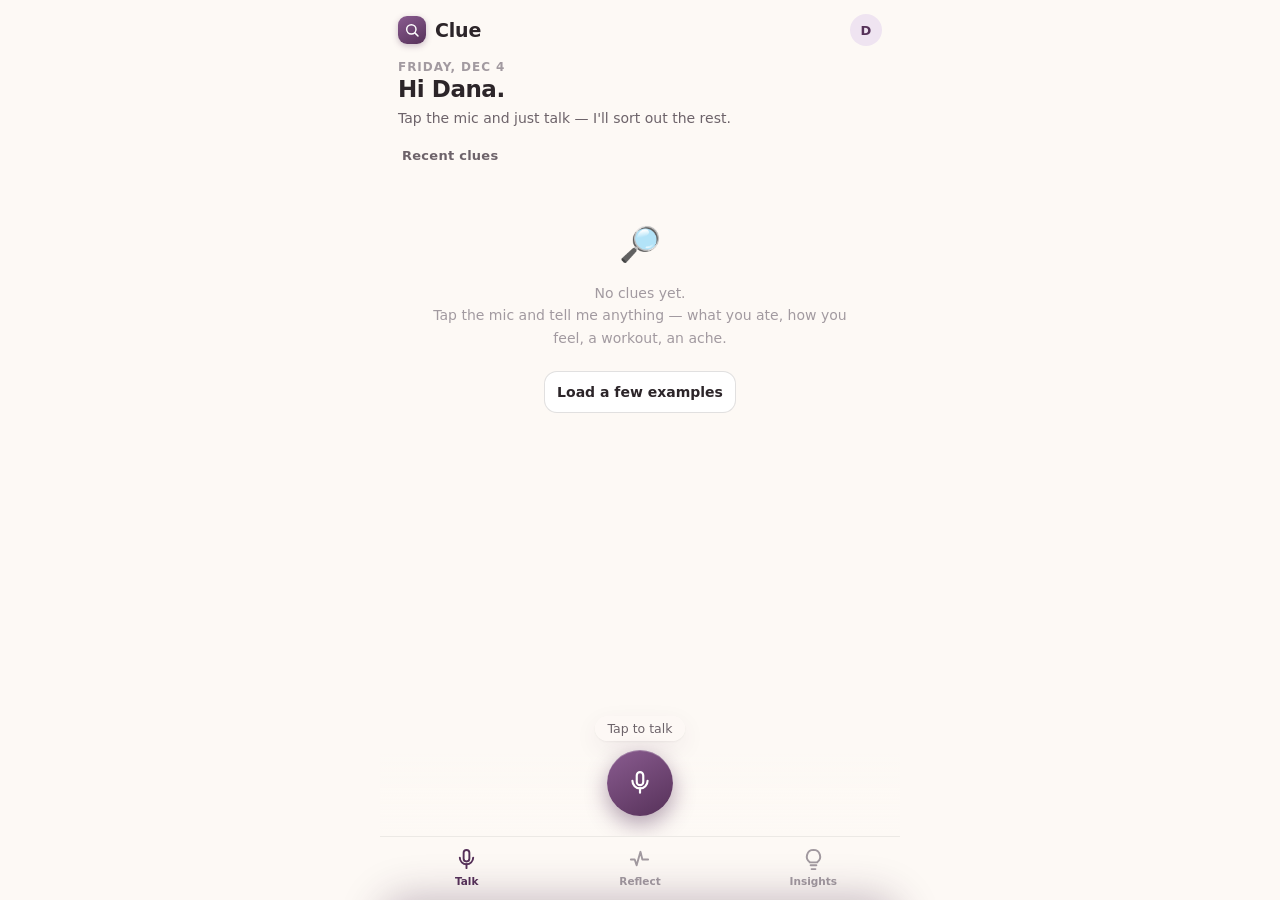
<file: index.html>
<!DOCTYPE html>
<html lang="en">
<head>
<meta charset="UTF-8">
<meta name="viewport" content="width=device-width, initial-scale=1.0, viewport-fit=cover, maximum-scale=1">
<meta name="theme-color" content="#fdf9f5">
<meta name="apple-mobile-web-app-capable" content="yes">
<meta name="apple-mobile-web-app-status-bar-style" content="default">
<meta name="apple-mobile-web-app-title" content="Clue">
<title>Clue</title>
<link rel="manifest" href="[data-uri]">
<link rel="apple-touch-icon" href="[data-uri]">
<link rel="icon" href="[data-uri]">
<style>
:root{
  --plum:#6d4574;--plum-deep:#563159;--plum-soft:#8a5c90;
  --plum-tint:#efe4f1;--plum-tint-2:#e3d0e6;
  --cream:#f7efe8;--surface:#fdf9f5;--card:#ffffff;
  --ink:#2c2529;--ink-2:#6d636a;--muted:#a29aa0;
  --border:rgba(44,37,41,0.08);--border-strong:rgba(44,37,41,0.14);
  --good:#2e8b57;--warn:#c98a2b;--danger:#9c463a;
  --shadow:0 1px 2px rgba(44,37,41,.05),0 8px 24px rgba(86,49,89,.07);
  --font:system-ui,-apple-system,"Segoe UI",sans-serif;
}
*{box-sizing:border-box;margin:0;padding:0}
html{height:100%}
body{
  font-family:var(--font);background:var(--surface);color:var(--ink);
  min-height:100%;-webkit-font-smoothing:antialiased;overscroll-behavior-y:contain;
  padding-bottom:env(safe-area-inset-bottom);
}
button{font-family:var(--font)}
.app{max-width:520px;margin:0 auto;min-height:100vh;position:relative;display:flex;flex-direction:column}

/* views */
.view{flex:1;display:none;flex-direction:column;padding-bottom:96px}
.view.active{display:flex}
.pad{padding:6px 18px 24px}

.app-head{display:flex;align-items:center;justify-content:space-between;padding:14px 18px 8px;position:sticky;top:0;background:linear-gradient(var(--surface) 70%,transparent);z-index:6}
.app-head.solid{background:var(--surface)}
.brand{display:flex;align-items:center;gap:9px}
.brand .mark{width:28px;height:28px;border-radius:9px;background:linear-gradient(150deg,var(--plum-soft),var(--plum-deep));display:flex;align-items:center;justify-content:center;box-shadow:0 2px 6px rgba(86,49,89,.3)}
.brand .mark svg{width:16px;height:16px}
.brand h1{font-size:19px;font-weight:700;letter-spacing:-.01em}
.avatar{width:32px;height:32px;border-radius:50%;background:var(--plum-tint);color:var(--plum-deep);display:flex;align-items:center;justify-content:center;font-weight:700;font-size:13px;border:none;cursor:pointer}
.iconbtn{width:36px;height:36px;border-radius:12px;border:1px solid var(--border);background:var(--card);display:flex;align-items:center;justify-content:center;cursor:pointer;box-shadow:var(--shadow)}
.iconbtn svg{width:18px;height:18px}

.kicker{font-size:12px;letter-spacing:.08em;text-transform:uppercase;color:var(--muted);font-weight:600;margin-bottom:2px}
.greet{font-size:23px;font-weight:700;letter-spacing:-.02em;line-height:1.2}
.greet .sub{display:block;font-size:14px;font-weight:500;color:var(--ink-2);margin-top:6px;letter-spacing:0}
.section-title{font-size:13px;font-weight:700;color:var(--ink-2);margin:22px 4px 10px;letter-spacing:.02em;display:flex;align-items:center;justify-content:space-between}
.section-title span.count{color:var(--muted);font-weight:600}

/* clues */
.clue{display:flex;gap:12px;padding:12px 14px;background:var(--card);border:1px solid var(--border);border-radius:16px;box-shadow:var(--shadow);margin-bottom:9px;animation:pop .25s ease}
@keyframes pop{from{opacity:0;transform:translateY(6px)}to{opacity:1;transform:none}}
.clue .ic{width:34px;height:34px;border-radius:11px;flex:none;display:flex;align-items:center;justify-content:center;font-size:16px}
.ic.food{background:#eaf3ec}.ic.symptom{background:#fbe9e6}.ic.activity{background:#eae7f5}.ic.energy{background:#fbf1e0}.ic.sleep{background:#eef0f2}.ic.note{background:#eef0f2}.ic.other{background:#eef0f2}
.clue .body{flex:1;min-width:0}
.clue .txt{font-size:14.5px;line-height:1.35;color:var(--ink);font-weight:500;word-wrap:break-word}
.clue .meta{display:flex;gap:8px;align-items:center;margin-top:5px;flex-wrap:wrap}
.tag{font-size:11px;font-weight:600;padding:2px 8px;border-radius:20px;text-transform:capitalize}
.tag.food{background:#e7f1ea;color:#356848}.tag.symptom{background:#f8e4e1;color:#9c463a}.tag.activity{background:#e6e2f2;color:#4a3d78}.tag.energy{background:#f7ecda;color:#8a651f}.tag.sleep,.tag.note,.tag.other{background:#ecedf0;color:#5a5560}
.clue .time{font-size:12px;color:var(--muted);font-weight:500}
.clue.flagged{border-color:var(--plum-tint-2);box-shadow:0 0 0 1px var(--plum-tint-2),var(--shadow)}
.flagnote{margin-top:8px;font-size:12.5px;color:var(--plum-deep);background:var(--plum-tint);padding:8px 10px;border-radius:11px;display:flex;gap:7px;align-items:flex-start;line-height:1.35}
.flagnote svg{width:14px;height:14px;flex:none;margin-top:1px}
.clue .del{margin-left:auto;background:none;border:none;color:var(--muted);cursor:pointer;font-size:16px;padding:0 2px;align-self:flex-start;line-height:1}

.empty{text-align:center;color:var(--muted);padding:44px 24px;font-size:14px;line-height:1.6}
.empty .big{font-size:34px;margin-bottom:10px}

/* capture dock */
.dock-fade{position:fixed;left:0;right:0;bottom:0;height:150px;z-index:8;pointer-events:none;background:linear-gradient(to top,var(--surface) 46%,rgba(253,249,245,.7) 76%,rgba(253,249,245,0));max-width:520px;margin:0 auto}
.dock{position:fixed;left:0;right:0;bottom:84px;display:flex;justify-content:center;z-index:12;pointer-events:none;max-width:520px;margin:0 auto}
.mic-wrap{pointer-events:auto;display:flex;flex-direction:column;align-items:center;gap:9px}
.mic-hint{font-size:12.5px;color:var(--ink-2);background:rgba(253,249,245,.86);padding:5px 13px;border-radius:20px;box-shadow:var(--shadow);font-weight:500}
.mic{width:66px;height:66px;border-radius:50%;border:none;cursor:pointer;background:linear-gradient(150deg,var(--plum-soft),var(--plum-deep));box-shadow:0 8px 22px rgba(86,49,89,.45),inset 0 1px 0 rgba(255,255,255,.25);display:flex;align-items:center;justify-content:center;transition:transform .15s}
.mic:active{transform:scale(.94)}
.mic svg{width:26px;height:26px}

/* sheet */
.scrim{position:fixed;inset:0;background:rgba(33,20,35,.34);z-index:20;opacity:0;pointer-events:none;transition:opacity .25s}
.scrim.open{opacity:1;pointer-events:auto}
.sheet{position:fixed;left:0;right:0;bottom:0;max-width:520px;margin:0 auto;background:var(--surface);border-radius:28px 28px 0 0;padding:18px 20px calc(28px + env(safe-area-inset-bottom));z-index:21;transform:translateY(103%);transition:transform .32s cubic-bezier(.32,.72,0,1);box-shadow:0 -10px 40px rgba(60,30,64,.28)}
.sheet.open{transform:translateY(0)}
.grip{width:38px;height:5px;border-radius:3px;background:var(--border-strong);margin:0 auto 16px}
.listening{display:flex;align-items:center;gap:10px;color:var(--plum-deep);font-weight:600;font-size:13px;margin-bottom:14px}
.listening.idle{color:var(--muted)}
.eq{display:flex;gap:3px;align-items:flex-end;height:16px}
.eq span{width:3px;background:var(--plum);border-radius:2px;height:5px;animation:eq 1s ease-in-out infinite}
.listening.idle .eq span{animation:none;background:var(--border-strong)}
.eq span:nth-child(2){animation-delay:.15s}.eq span:nth-child(3){animation-delay:.3s}.eq span:nth-child(4){animation-delay:.45s}.eq span:nth-child(5){animation-delay:.2s}
@keyframes eq{0%,100%{height:5px}50%{height:16px}}
.capinput{width:100%;border:1px solid var(--border-strong);border-radius:14px;padding:13px 14px;font-size:16px;font-family:var(--font);color:var(--ink);background:var(--card);resize:none;line-height:1.4;min-height:56px;margin-bottom:12px}
.capinput:focus{outline:none;border-color:var(--plum)}
.cap-actions{display:flex;gap:8px;margin-bottom:6px}
.btn{border:1px solid var(--border-strong);background:var(--card);color:var(--ink);padding:12px;border-radius:13px;font-size:14px;font-weight:600;cursor:pointer;flex:1;text-align:center}
.btn.primary{background:var(--plum);color:#fff;border-color:var(--plum)}
.btn.primary:disabled{opacity:.5;cursor:default}
.btn.ghost{background:none;border-color:transparent;color:var(--plum);flex:none;padding:12px 6px}

.readback{background:var(--card);border:1px solid var(--border);border-radius:18px;padding:15px;box-shadow:var(--shadow);margin-top:4px}
.rb-head{display:flex;gap:8px;align-items:center;font-size:12px;color:var(--plum);font-weight:700;margin-bottom:11px;letter-spacing:.02em}
.rb-head svg{width:15px;height:15px}
.parsed{display:flex;flex-direction:column;gap:8px;margin-bottom:12px}
.prow{display:flex;justify-content:space-between;align-items:center;font-size:14px;gap:12px}
.prow .k{color:var(--muted);font-weight:500;flex:none}.prow .v{color:var(--ink);font-weight:600;text-align:right}
.rb-q{font-size:14px;color:var(--ink);font-weight:500;margin:2px 0 12px;line-height:1.4}
.spin{display:inline-block;width:15px;height:15px;border:2px solid var(--plum-tint-2);border-top-color:var(--plum);border-radius:50%;animation:spin .7s linear infinite;vertical-align:-2px}
@keyframes spin{to{transform:rotate(360deg)}}

/* reflect */
.reflect-hero{background:linear-gradient(155deg,#6d4574,#48294c);border-radius:22px;padding:20px;color:#fff;box-shadow:0 10px 30px rgba(72,41,76,.4);margin-bottom:6px}
.reflect-hero .rh-k{font-size:11.5px;letter-spacing:.1em;text-transform:uppercase;opacity:.75;font-weight:600}
.reflect-hero h2{font-size:20px;font-weight:700;margin:5px 0 10px;letter-spacing:-.01em;line-height:1.25}
.reflect-hero p{font-size:14px;line-height:1.5;opacity:.92}
.reflect-hero .stats{display:flex;gap:8px;margin-top:16px}
.rstat{flex:1;background:rgba(255,255,255,.12);border-radius:13px;padding:10px 11px}
.rstat .n{font-size:20px;font-weight:700;line-height:1}
.rstat .l{font-size:11px;opacity:.8;margin-top:4px;line-height:1.2}

.pattern{background:var(--card);border:1px solid var(--border);border-radius:18px;padding:15px;box-shadow:var(--shadow);margin-bottom:11px;cursor:pointer;transition:transform .12s}
.pattern:active{transform:scale(.985)}
.p-top{display:flex;align-items:center;justify-content:space-between;margin-bottom:11px}
.conf{display:flex;align-items:center;gap:6px;font-size:11.5px;font-weight:700;padding:3px 9px;border-radius:20px}
.conf.likely{background:#e7f1ea;color:#2e6b48}.conf.watch{background:#f7ecda;color:#8a651f}.conf.hunch{background:#ecedf0;color:#5a5560}
.conf svg{width:12px;height:12px}
.p-cta{font-size:12.5px;color:var(--plum);font-weight:700}
.p-link{display:flex;gap:10px;align-items:center;font-size:16px;font-weight:700;letter-spacing:-.01em;flex-wrap:wrap}
.p-link .a{color:var(--plum-deep)}.p-link .arw{color:var(--muted);font-weight:400}.p-link .b{color:var(--danger)}
.p-desc{font-size:13.5px;color:var(--ink-2);line-height:1.45;margin-top:9px}
.p-foot{display:flex;align-items:center;justify-content:space-between;margin-top:12px;padding-top:11px;border-top:1px solid var(--border)}
.p-evi{font-size:12px;color:var(--muted);font-weight:500}
.meter{display:flex;gap:3px}
.meter i{height:5px;flex:1;border-radius:3px;background:var(--plum-tint-2)}
.meter i.on{background:var(--plum)}

.experiment{background:#f2ecdc;border:1px dashed #d8c69a;border-radius:18px;padding:16px;margin-bottom:11px}
.experiment .e-k{display:flex;gap:8px;align-items:center;font-size:12px;font-weight:700;color:#8a651f;letter-spacing:.03em;margin-bottom:9px}
.experiment .e-k svg{width:15px;height:15px}
.experiment p{font-size:14px;line-height:1.5;color:var(--ink)}
.experiment b{font-weight:700}

.notice{background:var(--plum-tint);border-radius:14px;padding:13px 15px;font-size:13px;color:var(--plum-deep);line-height:1.45;margin-bottom:12px;display:flex;gap:9px;align-items:flex-start}
.notice svg{width:16px;height:16px;flex:none;margin-top:1px}
.notice a{color:var(--plum-deep);font-weight:700}

/* insight detail */
.detail-top{display:flex;align-items:center;gap:12px;padding:14px 18px 12px;position:sticky;top:0;background:var(--surface);z-index:6}
.back{width:36px;height:36px;border-radius:12px;border:1px solid var(--border);background:var(--card);display:flex;align-items:center;justify-content:center;cursor:pointer;box-shadow:var(--shadow)}
.back svg{width:18px;height:18px}
.detail-top .dt-title{font-size:15px;font-weight:700}
.hero-pattern{background:var(--card);border:1px solid var(--border);border-radius:20px;padding:18px;box-shadow:var(--shadow);margin-bottom:14px}
.link-lg{display:flex;gap:11px;align-items:center;font-size:20px;font-weight:700;letter-spacing:-.02em;margin-bottom:14px;flex-wrap:wrap}
.link-lg .a{color:var(--plum-deep)}.link-lg .b{color:var(--danger)}.link-lg .arw{color:var(--muted)}
.conf-block{background:var(--plum-tint);border-radius:14px;padding:13px 14px}
.cb-top{display:flex;align-items:center;justify-content:space-between;margin-bottom:9px;gap:8px}
.cb-l{font-size:13px;font-weight:700;color:var(--plum-deep)}
.cb-v{font-size:12.5px;font-weight:700;color:#8a651f;display:flex;align-items:center;gap:5px}
.cb-v svg{width:13px;height:13px}
.cb-note{font-size:12.5px;color:var(--plum-deep);opacity:.85;line-height:1.4;margin-top:9px}
.card-lite{background:var(--card);border:1px solid var(--border);border-radius:18px;padding:16px;box-shadow:var(--shadow);margin-bottom:14px}
.card-lite h3{font-size:13px;font-weight:700;color:var(--ink-2);margin-bottom:14px;letter-spacing:.02em}
.legend{display:flex;gap:16px;margin-bottom:14px;flex-wrap:wrap}
.legend .li{display:flex;align-items:center;gap:6px;font-size:12px;color:var(--ink-2);font-weight:600}
.legend .sw{width:10px;height:10px;border-radius:3px}
.evi-row{display:flex;align-items:center;gap:10px;margin-bottom:12px}
.evi-row .day{width:38px;font-size:11px;color:var(--muted);font-weight:600;flex:none;text-align:right;font-variant-numeric:tabular-nums;line-height:1.2}
.track{position:relative;flex:1;height:22px;background:#f1ece4;border-radius:8px;overflow:hidden}
.track .grid{position:absolute;inset:0;background-image:linear-gradient(90deg,var(--border) 1px,transparent 1px);background-size:16.66% 100%}
.mk{position:absolute;top:50%;transform:translate(-50%,-50%);width:12px;height:12px;border-radius:4px;box-shadow:0 0 0 2px var(--card)}
.connect{position:absolute;top:50%;height:2px;background:repeating-linear-gradient(90deg,var(--plum-tint-2) 0 4px,transparent 4px 8px);transform:translateY(-50%)}
.evi-axis{display:flex;justify-content:space-between;padding-left:48px;font-size:10.5px;color:var(--muted);font-weight:600;margin-top:-2px}
.reco{background:linear-gradient(150deg,#f0e6f2,#e7d6ea);border-radius:18px;padding:16px;margin-bottom:14px}
.reco .r-k{display:flex;gap:8px;align-items:center;font-size:12px;font-weight:700;color:var(--plum-deep);margin-bottom:9px;letter-spacing:.03em}
.reco .r-k svg{width:15px;height:15px}
.reco p{font-size:14px;line-height:1.5;color:var(--ink)}
.toggle-row{display:flex;align-items:center;justify-content:space-between;gap:14px;background:var(--card);border:1px solid var(--border);border-radius:16px;padding:14px 16px;box-shadow:var(--shadow);margin-bottom:14px}
.tr-l{font-size:14px;font-weight:600;color:var(--ink)}
.tr-s{font-size:12px;color:var(--muted);margin-top:3px;line-height:1.35}
.switch{width:48px;height:29px;border-radius:16px;background:var(--plum);position:relative;cursor:pointer;flex:none;transition:background .2s;border:none}
.switch.off{background:var(--border-strong)}
.switch .knob{position:absolute;top:3px;left:22px;width:23px;height:23px;border-radius:50%;background:#fff;box-shadow:0 1px 3px rgba(0,0,0,.25);transition:left .2s}
.switch.off .knob{left:3px}
.disclaimer{font-size:11.5px;color:var(--muted);line-height:1.5;text-align:center;padding:4px 12px;margin-top:2px}

/* settings */
.set-group{background:var(--card);border:1px solid var(--border);border-radius:18px;box-shadow:var(--shadow);margin-bottom:16px;overflow:hidden}
.set-group h3{font-size:12px;font-weight:700;color:var(--muted);letter-spacing:.04em;text-transform:uppercase;padding:14px 16px 4px}
.set-row{padding:14px 16px;border-top:1px solid var(--border)}
.set-row:first-of-type{border-top:none}
.set-row label{font-size:14px;font-weight:600;color:var(--ink);display:block;margin-bottom:3px}
.set-row .hint{font-size:12px;color:var(--muted);line-height:1.4;margin-bottom:9px}
.set-row input[type=password],.set-row input[type=text]{width:100%;border:1px solid var(--border-strong);border-radius:12px;padding:11px 12px;font-size:15px;font-family:var(--font);color:var(--ink);background:var(--surface)}
.set-row input:focus{outline:none;border-color:var(--plum)}
.slider{width:100%;-webkit-appearance:none;height:6px;border-radius:4px;background:var(--plum-tint-2);outline:none;margin:6px 0}
.slider::-webkit-slider-thumb{-webkit-appearance:none;width:22px;height:22px;border-radius:50%;background:var(--plum);cursor:pointer;box-shadow:0 1px 4px rgba(0,0,0,.25)}
.slider::-moz-range-thumb{width:22px;height:22px;border-radius:50%;background:var(--plum);cursor:pointer;border:none}
.slider-labels{display:flex;justify-content:space-between;font-size:11px;color:var(--muted);font-weight:600}
.set-actions{display:flex;gap:8px;flex-wrap:wrap}
.set-actions .btn{flex:1;min-width:120px}
.btn.danger{color:var(--danger);border-color:var(--border-strong)}
.status-pill{display:inline-flex;align-items:center;gap:6px;font-size:12px;font-weight:600;padding:4px 10px;border-radius:20px;margin-top:8px}
.status-pill.ok{background:#e7f1ea;color:#2e6b48}.status-pill.no{background:#f7ecda;color:#8a651f}

/* nav */
.nav{position:fixed;left:0;right:0;bottom:0;max-width:520px;margin:0 auto;height:calc(64px + env(safe-area-inset-bottom));padding-bottom:env(safe-area-inset-bottom);background:rgba(253,249,245,.94);backdrop-filter:blur(14px);border-top:1px solid var(--border);display:flex;z-index:14}
.nav button{flex:1;background:none;border:none;cursor:pointer;display:flex;flex-direction:column;align-items:center;justify-content:center;gap:4px;color:var(--muted);padding-bottom:2px}
.nav button svg{width:23px;height:23px}
.nav button .lbl{font-size:10.5px;font-weight:600}
.nav button.active{color:var(--plum-deep)}
.toast{position:fixed;left:50%;bottom:170px;transform:translateX(-50%) translateY(10px);background:var(--ink);color:#fff;font-size:13px;font-weight:600;padding:10px 16px;border-radius:22px;z-index:30;opacity:0;pointer-events:none;transition:.25s;box-shadow:0 8px 24px rgba(0,0,0,.2)}
.toast.show{opacity:1;transform:translateX(-50%) translateY(0)}

</style>
</head>
<body>
<div class="app">

  <!-- ============ TALK ============ -->
  <section class="view active" id="view-talk">
    <div class="app-head">
      <div class="brand">
        <div class="mark"><svg viewBox="0 0 24 24" fill="none" stroke="#fff" stroke-width="2.2" stroke-linecap="round" stroke-linejoin="round"><circle cx="11" cy="11" r="7"/><path d="M21 21l-4.3-4.3"/></svg></div>
        <h1>Clue</h1>
      </div>
      <button class="avatar" id="toSettings" aria-label="Settings">D</button>
    </div>
    <div class="pad">
      <div class="kicker" id="talkDate">Today</div>
      <div class="greet">Hi Dana.<span class="sub">Tap the mic and just talk — I'll sort out the rest.</span></div>
      <div class="section-title">Recent clues <span class="count" id="clueCount"></span></div>
      <div id="timeline"></div>
    </div>
  </section>

  <!-- ============ REFLECT ============ -->
  <section class="view" id="view-reflect">
    <div class="app-head solid">
      <div class="brand"><div class="mark"><svg viewBox="0 0 24 24" fill="none" stroke="#fff" stroke-width="2.2" stroke-linecap="round" stroke-linejoin="round"><circle cx="11" cy="11" r="7"/><path d="M21 21l-4.3-4.3"/></svg></div><h1>This week</h1></div>
      <button class="iconbtn" id="refreshInsights" aria-label="Refresh"><svg viewBox="0 0 24 24" fill="none" stroke="var(--ink)" stroke-width="2" stroke-linecap="round" stroke-linejoin="round"><path d="M3 12a9 9 0 0 1 15-6.7L21 8"/><path d="M21 3v5h-5"/><path d="M21 12a9 9 0 0 1-15 6.7L3 16"/><path d="M3 21v-5h5"/></svg></button>
    </div>
    <div class="pad" id="reflectBody"></div>
  </section>

  <!-- ============ INSIGHT DETAIL ============ -->
  <section class="view" id="view-insight">
    <div class="detail-top">
      <button class="back" id="insightBack" aria-label="Back"><svg viewBox="0 0 24 24" fill="none" stroke="var(--ink)" stroke-width="2.2" stroke-linecap="round" stroke-linejoin="round"><path d="M15 18l-6-6 6-6"/></svg></button>
      <div class="dt-title">Pattern</div>
    </div>
    <div class="pad" id="insightBody"></div>
  </section>

  <!-- ============ SETTINGS ============ -->
  <section class="view" id="view-settings">
    <div class="detail-top">
      <button class="back" id="settingsBack" aria-label="Back"><svg viewBox="0 0 24 24" fill="none" stroke="var(--ink)" stroke-width="2.2" stroke-linecap="round" stroke-linejoin="round"><path d="M15 18l-6-6 6-6"/></svg></button>
      <div class="dt-title">Settings</div>
    </div>
    <div class="pad">
      <div class="set-group">
        <h3>AI insights</h3>
        <div class="set-row">
          <label for="apiKey">Claude API key</label>
          <div class="hint">Unlocks natural-language read-backs, weekly reflections and richer pattern insights. Stored only on this device — never uploaded. Get one at console.anthropic.com. Without a key, CLUE still runs on its built-in pattern engine.</div>
          <input type="password" id="apiKey" placeholder="sk-ant-..." autocomplete="off" autocapitalize="off" spellcheck="false">
          <div id="keyStatus"></div>
        </div>
        <div class="set-row">
          <label for="model">Model</label>
          <div class="hint">Which Claude model to use. Haiku is fastest & cheapest; change if you prefer a stronger model.</div>
          <input type="text" id="model" placeholder="claude-3-5-haiku-latest" autocomplete="off" spellcheck="false">
        </div>
      </div>

      <div class="set-group">
        <h3>How CLUE talks to you</h3>
        <div class="set-row">
          <label>Insight sensitivity: <span id="sensLabel">Balanced</span></label>
          <div class="hint">How readily CLUE volunteers a pattern. Cautious waits until it's fairly sure; Eager shares early hunches.</div>
          <input type="range" min="0" max="2" step="1" value="1" class="slider" id="sensitivity">
          <div class="slider-labels"><span>Cautious</span><span>Balanced</span><span>Eager</span></div>
        </div>
      </div>

      <div class="set-group">
        <h3>Your data</h3>
        <div class="set-row">
          <div class="hint" id="dataStats">All clues are stored privately on this device.</div>
          <div class="set-actions">
            <button class="btn" id="exportBtn">Export backup</button>
            <button class="btn" id="importBtn">Import backup</button>
            <button class="btn danger" id="clearBtn">Delete all data</button>
          </div>
          <input type="file" id="importFile" accept="application/json" hidden>
        </div>
      </div>
      <div class="disclaimer">CLUE spots patterns in what you log — it isn't medical advice. For anything that worries you, check with a clinician.</div>
    </div>
  </section>

  <!-- capture dock (only on talk) -->
  <div class="dock-fade" id="dockFade"></div>
  <div class="dock" id="dock">
    <div class="mic-wrap">
      <div class="mic-hint">Tap to talk</div>
      <button class="mic" id="micBtn" aria-label="Log a clue">
        <svg viewBox="0 0 24 24" fill="none" stroke="#fff" stroke-width="2" stroke-linecap="round" stroke-linejoin="round"><rect x="9" y="2" width="6" height="12" rx="3"/><path d="M5 10a7 7 0 0 0 14 0"/><path d="M12 17v4"/></svg>
      </button>
    </div>
  </div>

  <!-- capture sheet -->
  <div class="scrim" id="scrim"></div>
  <div class="sheet" id="sheet">
    <div class="grip"></div>
    <div class="listening" id="listening"><div class="eq"><span></span><span></span><span></span><span></span><span></span></div> <span id="listenLabel">Listening…</span></div>
    <textarea class="capinput" id="capinput" placeholder="Speak, or type what's going on…" rows="2"></textarea>
    <div class="cap-actions">
      <button class="btn ghost" id="cancelCap">Cancel</button>
      <button class="btn primary" id="parseBtn" disabled>Log clue</button>
    </div>
    <div id="readbackHost"></div>
  </div>

  <!-- nav -->
  <nav class="nav">
    <button class="active" data-nav="talk">
      <svg viewBox="0 0 24 24" fill="none" stroke="currentColor" stroke-width="2" stroke-linecap="round" stroke-linejoin="round"><rect x="9" y="2" width="6" height="12" rx="3"/><path d="M5 10a7 7 0 0 0 14 0"/><path d="M12 17v4"/></svg>
      <span class="lbl">Talk</span>
    </button>
    <button data-nav="reflect">
      <svg viewBox="0 0 24 24" fill="none" stroke="currentColor" stroke-width="2" stroke-linecap="round" stroke-linejoin="round"><path d="M3 12h4l2 6 4-14 2 8h6"/></svg>
      <span class="lbl">Reflect</span>
    </button>
    <button data-nav="insights">
      <svg viewBox="0 0 24 24" fill="none" stroke="currentColor" stroke-width="2" stroke-linecap="round" stroke-linejoin="round"><path d="M9 18h6"/><path d="M10 22h4"/><path d="M12 2a7 7 0 0 0-4 12.7V15h8v-.3A7 7 0 0 0 12 2z"/></svg>
      <span class="lbl">Insights</span>
    </button>
  </nav>

  <div class="toast" id="toast"></div>
</div>
<script>
// ---- db.js (inlined) ----

// db.js — local, on-device storage for CLUE (IndexedDB). Nothing leaves the device.
const DB_NAME = 'clue-db';
const DB_VERSION = 1;
let _db = null;

function open() {
  if (_db) return Promise.resolve(_db);
  return new Promise((resolve, reject) => {
    const req = indexedDB.open(DB_NAME, DB_VERSION);
    req.onupgradeneeded = (e) => {
      const db = e.target.result;
      if (!db.objectStoreNames.contains('clues')) {
        const s = db.createObjectStore('clues', { keyPath: 'id' });
        s.createIndex('createdAt', 'createdAt');
      }
      if (!db.objectStoreNames.contains('insights')) {
        db.createObjectStore('insights', { keyPath: 'id' });
      }
      if (!db.objectStoreNames.contains('meta')) {
        db.createObjectStore('meta', { keyPath: 'key' });
      }
    };
    req.onsuccess = () => { _db = req.result; resolve(_db); };
    req.onerror = () => reject(req.error);
  });
}

function tx(store, mode, fn) {
  return open().then(db => new Promise((resolve, reject) => {
    const t = db.transaction(store, mode);
    const s = t.objectStore(store);
    let out;
    Promise.resolve(fn(s)).then(r => { out = r; });
    t.oncomplete = () => resolve(out);
    t.onerror = () => reject(t.error);
    t.onabort = () => reject(t.error);
  }));
}
const reqP = (r) => new Promise((res, rej) => { r.onsuccess = () => res(r.result); r.onerror = () => rej(r.error); });

const db = {
  async addClue(clue) { await tx('clues', 'readwrite', s => s.put(clue)); return clue; },
  async updateClue(clue) { await tx('clues', 'readwrite', s => s.put(clue)); return clue; },
  async deleteClue(id) { await tx('clues', 'readwrite', s => s.delete(id)); },
  async getClues() {
    const rows = await tx('clues', 'readonly', s => reqP(s.getAll()));
    return (rows || []).sort((a, b) => new Date(b.createdAt) - new Date(a.createdAt));
  },
  async clearClues() { await tx('clues', 'readwrite', s => s.clear()); },

  async saveInsights(obj) { await tx('insights', 'readwrite', s => s.put({ id: 'current', ...obj, updatedAt: new Date().toISOString() })); },
  async getInsights() { return tx('insights', 'readonly', s => reqP(s.get('current'))); },
  async clearInsights() { await tx('insights', 'readwrite', s => s.clear()); },

  async getSetting(key, fallback = null) {
    const row = await tx('meta', 'readonly', s => reqP(s.get(key)));
    return row ? row.value : fallback;
  },
  async setSetting(key, value) { await tx('meta', 'readwrite', s => s.put({ key, value })); },

  async exportAll() {
    const clues = await this.getClues();
    const insights = await this.getInsights();
    return { app: 'clue', version: 1, exportedAt: new Date().toISOString(), clues, insights };
  },
  async importAll(data) {
    if (!data || !Array.isArray(data.clues)) throw new Error('Not a valid CLUE backup file.');
    for (const c of data.clues) { if (c && c.id) await this.addClue(c); }
    return data.clues.length;
  },
};


// ---- ai.js (inlined) ----

// ai.js — parsing + insight engine.
// Tier 1 (always on): local rule-based parsing & correlation, runs on-device, no key.
// Tier 2 (if a Claude API key is set): richer read-backs, weekly reflection & pattern insights
//         via a direct browser call to the Claude API. Only the text you analyze is sent.

const ANTHROPIC_URL = 'https://api.anthropic.com/v1/messages';
const DEFAULT_MODEL = 'claude-3-5-haiku-latest';

// ---------- trigger / symptom vocabulary (local engine) ----------
const FOOD_TAGS = {
  dairy: ['milk', 'cheese', 'latte', 'yogurt', 'yoghurt', 'ice cream', 'butter', 'cream', 'dairy'],
  sugar: ['sugar', 'candy', 'dessert', 'cake', 'cookie', 'chocolate', 'soda', 'sweet', 'pastry', 'donut'],
  caffeine: ['coffee', 'latte', 'espresso', 'caffeine', 'energy drink', 'matcha'],
  gluten: ['bread', 'pasta', 'wheat', 'bagel', 'croissant', 'gluten', 'cereal'],
  alcohol: ['wine', 'beer', 'alcohol', 'cocktail', 'whiskey', 'vodka', 'tequila'],
  greasy: ['fried', 'greasy', 'fast food', 'burger', 'pizza', 'fries', 'chips'],
  spicy: ['spicy', 'hot sauce', 'chili', 'jalapeno'],
};
const SYMPTOM_GROUPS = {
  Breakouts: ['breakout', 'break out', 'pimple', 'acne', 'zit', 'skin flare', 'spot on'],
  Headache: ['headache', 'migraine', 'head hurts'],
  'Stomach trouble': ['stomach', 'bloat', 'nausea', 'nauseous', 'cramp', 'gut', 'indigestion', 'queasy', 'diarrhea'],
  Pain: ['pain', 'ache', 'sore', 'hurts', 'stiff'],
};
const TYPE_KEYWORDS = {
  food: ['ate', 'eat', 'eating', 'drank', 'drink', 'had a', 'had some', 'breakfast', 'lunch', 'dinner', 'snack', 'coffee', 'latte', 'salad', 'meal'],
  sleep: ['slept', 'sleep', 'woke', 'insomnia', 'nap', 'bed', 'rest', 'awake'],
  energy: ['energy', 'motivation', 'foggy', 'sluggish', 'exhausted', 'wired', 'alert', 'groggy', 'drained', 'focus'],
  activity: ['workout', 'work out', 'run', 'ran', 'gym', 'walk', 'walked', 'yoga', 'lift', 'exercise', 'sat', 'sitting', 'stood', 'standing', 'stretch', 'cycled', 'swim'],
  symptom: ['pain', 'ache', 'sore', 'rash', 'breakout', 'pimple', 'acne', 'headache', 'migraine', 'nausea', 'bloat', 'stomach', 'cramp', 'itch', 'dizzy', 'hurts', 'stiff'],
};

function has(text, arr) { return arr.some(w => text.includes(w)); }
function tagsIn(text, dict) { return Object.keys(dict).filter(k => has(text, dict[k])); }

// ---------- local parse ----------
function parseLocal(text) {
  const t = (text || '').toLowerCase().trim();
  let type = 'note';
  // priority: symptom > food > sleep > energy > activity
  if (has(t, TYPE_KEYWORDS.symptom)) type = 'symptom';
  else if (has(t, TYPE_KEYWORDS.food)) type = 'food';
  else if (has(t, TYPE_KEYWORDS.sleep)) type = 'sleep';
  else if (has(t, TYPE_KEYWORDS.energy)) type = 'energy';
  else if (has(t, TYPE_KEYWORDS.activity)) type = 'activity';

  // intensity
  let intensity = null;
  const m = t.match(/(\d{1,2})\s*(?:out of|\/)\s*10/);
  if (m) intensity = Math.min(10, parseInt(m[1], 10));
  else if (has(t, ['slight', 'mild', 'little', 'minor', 'bit of', 'faint'])) intensity = 3;
  else if (has(t, ['moderate', 'medium', 'noticeable'])) intensity = 5;
  else if (has(t, ['bad', 'severe', 'really', 'very', 'strong', 'intense', 'terrible', 'awful', 'killing'])) intensity = 8;

  // status
  let status = 'event';
  if (/\b(didn't|did not|skipped|couldn't|couldn’t|no |forgot to|missed)\b/.test(t)) status = 'absence';
  else if (has(t, ['still', 'ongoing', 'again', 'persist', 'lingering', 'same'])) status = 'ongoing';
  else if (type === 'energy' || type === 'sleep') status = 'rating';

  // subtag (dairy, sugar, breakout group…)
  const foodTags = tagsIn(t, FOOD_TAGS);
  let subtag = foodTags[0] || null;
  if (!subtag) {
    if (type === 'symptom') { const g = symptomGroupOf(t); subtag = g ? g.toLowerCase() : status; }
    else if (type === 'activity') subtag = status === 'absence' ? 'skipped' : 'movement';
    else if (type === 'energy') subtag = intensity && intensity <= 4 ? 'low' : 'energy';
    else if (type === 'sleep') subtag = has(t, ['bad', 'woke', 'insomnia', 'poorly', "couldn't", 'awake']) ? 'poor' : 'sleep';
  }

  const subject = smartSubject(text);
  const followup =
    type === 'symptom' ? 'Is this new, or the same thing from earlier?' :
    type === 'food' ? 'Anything else along with it?' :
    type === 'sleep' ? 'Roughly how many hours?' : null;

  return { type, subject, intensity, status, subtag, tags: foodTags, followup, source: 'local' };
}

function symptomGroupOf(t) {
  for (const g of Object.keys(SYMPTOM_GROUPS)) if (has(t, SYMPTOM_GROUPS[g])) return g;
  return null;
}
function smartSubject(text) {
  let s = (text || '').trim().replace(/\s+/g, ' ');
  if (s.length > 52) s = s.slice(0, 50).replace(/\s\S*$/, '') + '…';
  return s.charAt(0).toUpperCase() + s.slice(1);
}

// ---------- Claude call ----------
async function callClaude(system, user, maxTokens = 1024) {
  const key = await db.getSetting('apiKey');
  if (!key) throw new Error('no-key');
  const model = (await db.getSetting('model')) || DEFAULT_MODEL;
  const res = await fetch(ANTHROPIC_URL, {
    method: 'POST',
    headers: {
      'content-type': 'application/json',
      'x-api-key': key,
      'anthropic-version': '2023-06-01',
      'anthropic-dangerous-direct-browser-access': 'true',
    },
    body: JSON.stringify({ model, max_tokens: maxTokens, system, messages: [{ role: 'user', content: user }] }),
  });
  if (!res.ok) {
    const txt = await res.text().catch(() => '');
    throw new Error('api-' + res.status + ' ' + txt.slice(0, 140));
  }
  const data = await res.json();
  return (data.content || []).map(b => b.text || '').join('');
}
function extractJSON(str) {
  if (!str) throw new Error('empty');
  let s = str.trim().replace(/^```(?:json)?/i, '').replace(/```$/, '').trim();
  const a = s.indexOf('{'), b = s.lastIndexOf('}');
  if (a >= 0 && b > a) s = s.slice(a, b + 1);
  return JSON.parse(s);
}

async function hasKey() { return !!(await db.getSetting('apiKey')); }

// ---------- parse (LLM if available) ----------
async function parseClue(text) {
  if (await hasKey()) {
    try {
      const sys = `You turn a person's spoken health note into ONE structured "clue" for a self-tracking app called CLUE. Reply with ONLY minified JSON, no prose.
Schema: {"type": one of "food"|"symptom"|"activity"|"energy"|"sleep"|"note", "subject": short human label (<=6 words), "intensity": integer 0-10 or null, "status": "event"|"ongoing"|"absence"|"rating", "subtag": short tag like "dairy","breakout","low","skipped", "followup": a brief friendly clarifying question or null}.`;
      const out = await callClaude(sys, `Note: "${text}"\nReturn the JSON clue.`, 400);
      const j = extractJSON(out);
      j.tags = Array.isArray(j.tags) ? j.tags : [];
      j.source = 'ai';
      if (!j.type) j.type = 'note';
      return j;
    } catch (e) { /* fall through to local */ }
  }
  return parseLocal(text);
}

// ---------- correlation ----------
async function generateInsights(clues, sensitivity = 1) {
  // Try LLM for the narrative + patterns; always have local as the floor.
  const local = correlateLocal(clues, sensitivity);
  if (await hasKey() && clues.length >= 4) {
    try {
      const recent = clues.slice(0, 80).map(c => ({
        when: c.createdAt, type: c.type, text: c.text, intensity: c.intensity, status: c.status, subtag: c.subtag,
      }));
      const sensWord = ['cautious', 'balanced', 'eager'][sensitivity] || 'balanced';
      const sys = `You are CLUE, a gentle, careful body-pattern companion. You analyze a person's self-logged "clues" (food, symptoms, activity, energy, sleep) and surface possible cause→effect patterns over time.
Rules: never claim causation; speak in graded confidence; be honest about exceptions and small samples; this is not medical advice. Sensitivity is "${sensWord}" — cautious = only surface well-supported patterns; eager = include early hunches.
Reply with ONLY minified JSON:
{"summary": 2-3 warm sentences about the week, "stats": {"logged": n, "watched": n, "actionable": n}, "patterns": [{"input": short label, "symptom": short label, "confidence": 0..1, "label": "Likely"|"Worth watching"|"Early hunch", "windowText": e.g. "within ~1 day", "desc": one honest sentence, "matched": n, "recommendation": one gentle suggestion, "evidence": [{"date":"Aug 12","lagHours": number, "matched": true/false}]}], "experiment": one small testable suggestion or null}
Order patterns strongest first. Max 4 patterns. Use the person's own dates.`;
      const out = await callClaude(sys, `Today is ${new Date().toDateString()}. Clues (newest first):\n${JSON.stringify(recent)}`, 1600);
      const j = extractJSON(out);
      if (j && Array.isArray(j.patterns)) { j.source = 'ai'; return normalizeInsights(j); }
    } catch (e) { /* fall through */ }
  }
  return local;
}

function normalizeInsights(j) {
  j.patterns = (j.patterns || []).map((p, i) => {
    const conf = typeof p.confidence === 'number' ? p.confidence : 0.5;
    return {
      id: 'p' + i,
      input: p.input || '—', symptom: p.symptom || '—',
      confidence: conf,
      label: p.label || (conf >= 0.7 ? 'Likely' : conf >= 0.45 ? 'Worth watching' : 'Early hunch'),
      level: Math.max(1, Math.min(5, Math.round(conf * 5))),
      windowText: p.windowText || 'over time',
      desc: p.desc || '',
      matched: p.matched || (p.evidence ? p.evidence.length : 0),
      recommendation: p.recommendation || '',
      evidence: (p.evidence || []).slice(0, 6),
    };
  });
  return j;
}

// ---------- local correlation engine ----------
function correlateLocal(clues, sensitivity) {
  const asc = [...clues].sort((a, b) => new Date(a.createdAt) - new Date(b.createdAt));
  const foods = asc.filter(c => c.type === 'food');
  const activities = asc.filter(c => c.type === 'activity');
  const WIN_MIN = 2, WIN_MAX = 36; // hours

  const patterns = [];
  // food-tag → symptom-group
  for (const grp of Object.keys(SYMPTOM_GROUPS)) {
    const instances = asc.filter(c => c.type === 'symptom' && (has((c.text || '').toLowerCase(), SYMPTOM_GROUPS[grp])));
    if (instances.length < 2) continue;
    for (const tag of Object.keys(FOOD_TAGS)) {
      let matched = 0; const evidence = [];
      for (const sym of instances.slice(-6)) {
        const symT = new Date(sym.createdAt).getTime();
        // nearest preceding food with this tag in window
        let hit = null;
        for (const f of foods) {
          const ft = new Date(f.createdAt).getTime();
          const lag = (symT - ft) / 3600000;
          if (lag >= WIN_MIN && lag <= WIN_MAX && tagsIn((f.text || '').toLowerCase(), FOOD_TAGS).includes(tag)) {
            if (!hit || ft > new Date(hit.createdAt).getTime()) hit = f;
          }
        }
        if (hit) {
          matched++;
          const lagH = (symT - new Date(hit.createdAt).getTime()) / 3600000;
          evidence.push({ date: fmtDay(sym.createdAt), lagHours: Math.round(lagH), matched: true });
        } else {
          evidence.push({ date: fmtDay(sym.createdAt), lagHours: null, matched: false });
        }
      }
      const denom = Math.min(instances.length, 6);
      const rate = matched / denom;
      if (matched >= 2) {
        patterns.push(buildPattern(cap(tag), grp, rate, matched, denom, 'within ~1 day', evidence, sensitivity));
      }
    }
  }
  // skipped workout → low energy / low motivation
  const lowEnergy = asc.filter(c => c.type === 'energy' && (c.intensity == null || c.intensity <= 4 || /low|foggy|sluggish|drained|groggy|motivat/.test((c.text || '').toLowerCase())));
  if (lowEnergy.length >= 2) {
    const poorSleep = asc.filter(c => c.type === 'sleep' && /bad|woke|poor|insomnia|awake|couldn|short|little/.test((c.text || '').toLowerCase()));
    let matched = 0; const evidence = [];
    for (const e of lowEnergy.slice(-6)) {
      const et = new Date(e.createdAt).getTime();
      const hit = poorSleep.find(s => { const lag = (et - new Date(s.createdAt).getTime()) / 3600000; return lag >= 0 && lag <= 16; });
      if (hit) { matched++; evidence.push({ date: fmtDay(e.createdAt), lagHours: Math.round((et - new Date(hit.createdAt).getTime()) / 3600000), matched: true }); }
      else evidence.push({ date: fmtDay(e.createdAt), lagHours: null, matched: false });
    }
    const denom = Math.min(lowEnergy.length, 6);
    if (matched >= 2) patterns.push(buildPattern('Short sleep', 'Low energy', matched / denom, matched, denom, 'the next morning', evidence, sensitivity));
  }

  patterns.sort((a, b) => b.confidence - a.confidence);
  const top = patterns.slice(0, 4);
  const summary = composeSummary(clues, top);
  return {
    source: 'local',
    summary,
    stats: { logged: clues.length, watched: top.length, actionable: top.filter(p => p.confidence >= 0.7).length },
    patterns: top,
    experiment: top[0] ? `Try ${top[0].confidence >= 0.6 ? '3' : 'a few'} ${String(top[0].input).toLowerCase()}-free days and keep logging as usual — I'll watch whether your ${String(top[0].symptom).toLowerCase()} settles.` : null,
  };
}

function buildPattern(input, symptom, rate, matched, denom, windowText, evidence, sensitivity) {
  // sensitivity shifts thresholds: 0 cautious, 1 balanced, 2 eager
  const bump = [0.1, 0, -0.1][sensitivity] ?? 0;
  let label = 'Early hunch';
  if (rate >= 0.75 + bump && matched >= 3) label = 'Likely';
  else if (rate >= 0.5 + bump) label = 'Worth watching';
  const confidence = Math.max(0.2, Math.min(0.95, rate * (matched >= 3 ? 1 : 0.85)));
  return {
    id: (input + symptom).replace(/\s/g, ''),
    input, symptom, confidence, label,
    level: Math.max(1, Math.min(5, Math.round(confidence * 5))),
    windowText, matched,
    desc: `${matched} of your last ${denom} ${symptom.toLowerCase()} ${matched === 1 ? 'followed' : 'followed'} ${input.toLowerCase()} ${windowText}.` + (label === 'Early hunch' ? ' Early signal — I need more clues to trust it.' : ''),
    recommendation: `Consider easing off ${input.toLowerCase()} for a few days and see if your ${symptom.toLowerCase()} settles. I'll keep matching the clues either way.`,
    evidence,
  };
}

function composeSummary(clues, patterns) {
  if (!clues.length) return 'Start logging clues and I’ll begin looking for patterns in how your body responds.';
  if (!patterns.length) return `You've logged ${clues.length} clue${clues.length === 1 ? '' : 's'}. No clear patterns yet — keep going and I'll surface connections as they emerge.`;
  const p = patterns[0];
  return `You've logged ${clues.length} clues. The clearest thread: your ${p.symptom.toLowerCase()} keep landing ${p.windowText} after ${p.input.toLowerCase()}. Here's what I'm watching.`;
}

// ---------- proactive trigger check on capture ----------
function checkTrigger(newClue, insights) {
  if (!newClue || newClue.type !== 'food' || !insights || !insights.patterns) return null;
  const text = (newClue.text || '').toLowerCase();
  for (const p of insights.patterns) {
    const key = String(p.input).toLowerCase();
    const tagWords = FOOD_TAGS[key] || [key];
    if (tagWords.some(w => text.includes(w)) && p.confidence >= 0.5) {
      return `Heads up — ${key} has come before your ${String(p.symptom).toLowerCase()} before. I'll keep watch over the next day.`;
    }
  }
  return null;
}

function fmtDay(iso) { const d = new Date(iso); return d.toLocaleDateString(undefined, { month: 'short', day: 'numeric' }); }
function cap(s) { return s.charAt(0).toUpperCase() + s.slice(1); }

// ---- app.js (inlined) ----

// app.js — CLUE controller

const $ = s => document.querySelector(s);
const $$ = s => Array.from(document.querySelectorAll(s));
const EMOJI = { food: '🍽️', symptom: '🩹', activity: '🏃', energy: '🔋', sleep: '😴', note: '📝', other: '📝' };
let insightsCache = null;
let insightsDirty = true;
let selectedPattern = null;
let recog = null, recognizing = false;

// ---------------- navigation ----------------
const views = { talk: 'view-talk', reflect: 'view-reflect', insights: 'view-insight', settings: 'view-settings' };
function show(name) {
  Object.values(views).forEach(id => $('#' + id).classList.remove('active'));
  $('#' + (views[name] || views.talk)).classList.add('active');
  const onTalk = name === 'talk';
  $('#dock').style.display = onTalk ? 'flex' : 'none';
  $('#dockFade').style.display = onTalk ? 'block' : 'none';
  $$('.nav button').forEach(b => b.classList.toggle('active', b.dataset.nav === name || (name === 'settings' && false)));
  window.scrollTo(0, 0);
  if (name === 'reflect') renderReflect();
  if (name === 'settings') loadSettings();
}
// "Insights" tab shows the Reflect view (patterns live there); tapping a pattern opens its detail.
$$('.nav button').forEach(b => b.addEventListener('click', () => {
  const n = b.dataset.nav;
  show(n === 'insights' ? 'reflect' : n);
}));
$('#toSettings').addEventListener('click', () => show('settings'));
$('#settingsBack').addEventListener('click', () => show('talk'));
$('#insightBack').addEventListener('click', () => show('reflect'));

// ---------------- timeline ----------------
function fmtTime(iso) { return new Date(iso).toLocaleTimeString([], { hour: 'numeric', minute: '2-digit' }); }
function fmtDayLabel(iso) {
  const d = new Date(iso), now = new Date();
  const same = d.toDateString() === now.toDateString();
  const yest = new Date(now - 864e5).toDateString() === d.toDateString();
  if (same) return 'Today · ' + fmtTime(iso);
  if (yest) return 'Yesterday · ' + fmtTime(iso);
  return d.toLocaleDateString(undefined, { month: 'short', day: 'numeric' }) + ' · ' + fmtTime(iso);
}
function esc(s) { return (s || '').replace(/[&<>"']/g, c => ({ '&': '&amp;', '<': '&lt;', '>': '&gt;', '"': '&quot;', "'": '&#39;' }[c])); }

async function renderTimeline() {
  const clues = await db.getClues();
  $('#clueCount').textContent = clues.length ? clues.length + ' total' : '';
  $('#talkDate').textContent = new Date().toLocaleDateString(undefined, { weekday: 'long', month: 'short', day: 'numeric' });
  const host = $('#timeline');
  if (!clues.length) {
    host.innerHTML = `<div class="empty"><div class="big">🔎</div>No clues yet.<br>Tap the mic and tell me anything — what you ate, how you feel, a workout, an ache.<br><br><button class="btn" id="seedBtn" style="max-width:220px;margin:0 auto">Load a few examples</button></div>`;
    $('#seedBtn').addEventListener('click', seedExamples);
    return;
  }
  host.innerHTML = clues.slice(0, 60).map(c => cardHTML(c)).join('');
  $$('#timeline .del').forEach(btn => btn.addEventListener('click', async e => {
    e.stopPropagation();
    await db.deleteClue(btn.dataset.id); insightsDirty = true; renderTimeline();
  }));
}
function cardHTML(c) {
  const type = c.type || 'note';
  const tagLabel = c.subtag ? `${type} · ${c.subtag}` : type;
  const flag = c.flag ? `<div class="flagnote"><svg viewBox="0 0 24 24" fill="none" stroke="currentColor" stroke-width="2" stroke-linecap="round" stroke-linejoin="round"><path d="M12 9v4"/><path d="M12 17h.01"/><path d="M10.3 3.9 1.8 18a2 2 0 0 0 1.7 3h17a2 2 0 0 0 1.7-3L13.7 3.9a2 2 0 0 0-3.4 0z"/></svg><span>${esc(c.flag)}</span></div>` : '';
  return `<div class="clue ${c.flag ? 'flagged' : ''}">
    <div class="ic ${type}">${EMOJI[type] || '📝'}</div>
    <div class="body">
      <div class="txt">${esc(c.text)}</div>
      <div class="meta"><span class="tag ${type}">${esc(tagLabel)}</span>${c.intensity != null ? `<span class="tag other">${c.intensity}/10</span>` : ''}<span class="time">${fmtDayLabel(c.createdAt)}</span></div>
      ${flag}
    </div>
    <button class="del" data-id="${c.id}" aria-label="Delete">×</button>
  </div>`;
}

// ---------------- capture ----------------
function openSheet() {
  $('#scrim').classList.add('open'); $('#sheet').classList.add('open');
  $('#capinput').value = ''; $('#parseBtn').disabled = true; $('#readbackHost').innerHTML = '';
  startRecog();
  setTimeout(() => { if (!recognizing) $('#capinput').focus(); }, 350);
}
function closeSheet() {
  stopRecog();
  $('#scrim').classList.remove('open'); $('#sheet').classList.remove('open');
  $('#readbackHost').innerHTML = '';
}
$('#micBtn').addEventListener('click', openSheet);
$('#scrim').addEventListener('click', closeSheet);
$('#cancelCap').addEventListener('click', closeSheet);
$('#capinput').addEventListener('input', e => { $('#parseBtn').disabled = !e.target.value.trim(); });

function setListen(state, label) {
  const el = $('#listening');
  el.classList.toggle('idle', state !== 'on');
  $('#listenLabel').textContent = label;
}
function startRecog() {
  const SR = window.SpeechRecognition || window.webkitSpeechRecognition;
  if (!SR) { setListen('idle', 'Type your clue below'); return; }
  try {
    recog = new SR();
    recog.lang = navigator.language || 'en-US';
    recog.interimResults = true; recog.continuous = false;
    recog.onstart = () => { recognizing = true; setListen('on', 'Listening…'); };
    recog.onresult = (ev) => {
      let txt = '';
      for (let i = 0; i < ev.results.length; i++) txt += ev.results[i][0].transcript;
      $('#capinput').value = txt;
      $('#parseBtn').disabled = !txt.trim();
    };
    recog.onerror = () => { setListen('idle', 'Type your clue below'); };
    recog.onend = () => { recognizing = false; setListen('idle', $('#capinput').value.trim() ? 'Got it — review & log' : 'Tap mic on your keyboard, or type'); };
    recog.start();
  } catch (e) { setListen('idle', 'Type your clue below'); }
}
function stopRecog() { try { if (recog) recog.stop(); } catch (e) {} recognizing = false; }

$('#parseBtn').addEventListener('click', async () => {
  const text = $('#capinput').value.trim();
  if (!text) return;
  stopRecog();
  const host = $('#readbackHost');
  const usingAI = await hasKey();
  host.innerHTML = `<div class="readback"><div class="rb-head"><span class="spin"></span> ${usingAI ? 'Reading it back…' : 'Sorting it out…'}</div></div>`;
  let parsed;
  try { parsed = await parseClue(text); } catch (e) { parsed = parseLocal(text); }
  renderReadback(text, parsed);
});

function renderReadback(text, p) {
  const host = $('#readbackHost');
  const typeLabel = p.subtag ? `${p.type} · ${p.subtag}` : p.type;
  host.innerHTML = `<div class="readback">
    <div class="rb-head"><svg viewBox="0 0 24 24" fill="none" stroke="currentColor" stroke-width="2" stroke-linecap="round" stroke-linejoin="round"><path d="M12 2a7 7 0 0 0-4 12.7V17h8v-2.3A7 7 0 0 0 12 2z"/></svg> Here's what I caught${p.source === 'ai' ? '' : ''}</div>
    <div class="parsed">
      <div class="prow"><span class="k">Type</span><span class="v" style="text-transform:capitalize">${esc(typeLabel)}</span></div>
      <div class="prow"><span class="k">What</span><span class="v">${esc(p.subject)}</span></div>
      ${p.intensity != null ? `<div class="prow"><span class="k">Intensity</span><span class="v">${p.intensity}/10</span></div>` : ''}
      <div class="prow"><span class="k">When</span><span class="v">Just now · ${fmtTime(new Date().toISOString())}</span></div>
    </div>
    ${p.followup ? `<div class="rb-q">${esc(p.followup)}</div>` : ''}
    <div class="cap-actions">
      <button class="btn ghost" id="editCap">Edit</button>
      <button class="btn primary" id="saveCap">Log it ✓</button>
    </div>
  </div>`;
  $('#editCap').addEventListener('click', () => { $('#readbackHost').innerHTML = ''; $('#capinput').focus(); });
  $('#saveCap').addEventListener('click', () => saveClue(text, p));
}

async function saveClue(text, p) {
  const clue = {
    id: 'c_' + Date.now() + '_' + Math.random().toString(36).slice(2, 7),
    createdAt: new Date().toISOString(),
    text,
    type: p.type || 'note',
    subject: p.subject || text,
    intensity: p.intensity ?? null,
    status: p.status || 'event',
    subtag: p.subtag || null,
    tags: p.tags || [],
    source: p.source || 'local',
  };
  if (!insightsCache) insightsCache = await db.getInsights();
  const flag = checkTrigger(clue, insightsCache);
  if (flag) clue.flag = flag;
  await db.addClue(clue);
  insightsDirty = true;
  closeSheet();
  renderTimeline();
  toast(flag ? 'Logged — and flagged a possible trigger' : 'Clue logged');
}

// ---------------- reflect ----------------
async function renderReflect() {
  const body = $('#reflectBody');
  const clues = await db.getClues();
  const keyOn = await hasKey();
  if (clues.length < 3) {
    body.innerHTML = `${keyOn ? '' : keyNotice()}<div class="empty"><div class="big">🌱</div>Not enough clues yet to reflect.<br>Log a few more — foods, symptoms, sleep, energy — and your weekly picture will appear here.</div>`;
    return;
  }
  if (insightsDirty || !insightsCache) {
    body.innerHTML = `${keyOn ? '' : keyNotice()}<div class="empty"><div class="big"><span class="spin"></span></div>${keyOn ? 'Thinking about your week…' : 'Finding patterns…'}</div>`;
    const sens = parseInt(await db.getSetting('sensitivity', '1'), 10) || 1;
    insightsCache = await generateInsights(clues, sens);
    await db.saveInsights(insightsCache);
    insightsDirty = false;
  }
  drawReflect(insightsCache, keyOn);
}
function keyNotice() {
  return `<div class="notice"><svg viewBox="0 0 24 24" fill="none" stroke="currentColor" stroke-width="2" stroke-linecap="round" stroke-linejoin="round"><path d="M12 2a7 7 0 0 0-4 12.7V17h8v-2.3A7 7 0 0 0 12 2z"/></svg><span>Running on the built-in pattern engine. Add a Claude API key in <a id="noticeSettings">Settings</a> to unlock warmer, smarter insights.</span></div>`;
}
function drawReflect(ins, keyOn) {
  const body = $('#reflectBody');
  const now = new Date();
  const wk = `${new Date(now - 6 * 864e5).toLocaleDateString(undefined, { month: 'short', day: 'numeric' })} – ${now.toLocaleDateString(undefined, { month: 'short', day: 'numeric' })}`;
  const s = ins.stats || { logged: 0, watched: 0, actionable: 0 };
  let html = keyOn ? '' : keyNotice();
  html += `<div class="reflect-hero">
    <div class="rh-k">${wk} · your body</div>
    <h2>${esc(headline(ins))}</h2>
    <p>${esc(ins.summary || '')}</p>
    <div class="stats">
      <div class="rstat"><div class="n">${s.logged ?? 0}</div><div class="l">clues logged</div></div>
      <div class="rstat"><div class="n">${s.watched ?? (ins.patterns || []).length}</div><div class="l">patterns watched</div></div>
      <div class="rstat"><div class="n">${s.actionable ?? 0}</div><div class="l">worth acting on</div></div>
    </div></div>`;

  if ((ins.patterns || []).length) {
    html += `<div class="section-title">Patterns I'm noticing</div>`;
    ins.patterns.forEach((p, i) => { html += patternCard(p, i); });
  } else {
    html += `<div class="empty">No clear patterns yet — keep logging and I'll surface connections as they build.</div>`;
  }
  if (ins.experiment) {
    html += `<div class="section-title">One small experiment</div>
    <div class="experiment"><div class="e-k"><svg viewBox="0 0 24 24" fill="none" stroke="currentColor" stroke-width="2" stroke-linecap="round" stroke-linejoin="round"><path d="M9 3h6M10 3v6l-4.5 7.8A2 2 0 0 0 7.2 20h9.6a2 2 0 0 0 1.7-3.2L14 9V3"/></svg> Give it a try</div><p>${esc(ins.experiment)}</p></div>`;
  }
  html += `<div class="disclaimer">CLUE spots patterns in what you log — it isn't medical advice.</div>`;
  body.innerHTML = html;
  const ns = $('#noticeSettings'); if (ns) ns.addEventListener('click', () => show('settings'));
  $$('#reflectBody .pattern').forEach((el, i) => el.addEventListener('click', () => { selectedPattern = ins.patterns[i]; renderInsight(); show('insights'); }));
}
function headline(ins) {
  const p = (ins.patterns || [])[0];
  if (!p) return 'Building your picture.';
  if (p.confidence >= 0.7) return 'A clear thread worth acting on.';
  if (p.confidence >= 0.45) return 'A calmer week, with one thread to pull.';
  return 'A few early signals to watch.';
}
function confClass(label) { return /likely/i.test(label) ? 'likely' : /watch/i.test(label) ? 'watch' : 'hunch'; }
function confIcon(label) {
  return /likely/i.test(label)
    ? '<svg viewBox="0 0 24 24" fill="none" stroke="currentColor" stroke-width="2.4" stroke-linecap="round" stroke-linejoin="round"><path d="M20 6 9 17l-5-5"/></svg>'
    : '<svg viewBox="0 0 24 24" fill="none" stroke="currentColor" stroke-width="2.2" stroke-linecap="round" stroke-linejoin="round"><circle cx="12" cy="12" r="9"/><path d="M12 8v4l2.5 1.5"/></svg>';
}
function meter(level) { return `<div class="meter">${[1, 2, 3, 4, 5].map(i => `<i class="${i <= level ? 'on' : ''}"></i>`).join('')}</div>`; }
function patternCard(p, i) {
  return `<div class="pattern">
    <div class="p-top"><div class="conf ${confClass(p.label)}">${confIcon(p.label)} ${esc(p.label)}</div><span class="p-cta">See the evidence ›</span></div>
    <div class="p-link"><span class="a">${esc(p.input)}</span><span class="arw">→</span><span class="b">${esc(p.symptom)}</span></div>
    <div class="p-desc">${esc(p.desc)}</div>
    <div class="p-foot"><span class="p-evi">Based on ${p.matched || (p.evidence ? p.evidence.length : 0)} matched clue${(p.matched || 0) === 1 ? '' : 's'}</span><div style="width:96px">${meter(p.level)}</div></div>
  </div>`;
}

// ---------------- insight detail ----------------
function renderInsight() {
  const p = selectedPattern; if (!p) { show('reflect'); return; }
  const body = $('#insightBody');
  body.innerHTML = `
    <div class="hero-pattern">
      <div class="link-lg"><span class="a">${esc(p.input)}</span><span class="arw">→</span><span class="b">${esc(p.symptom)}</span></div>
      <div class="conf-block">
        <div class="cb-top"><span class="cb-l">Confidence</span><span class="cb-v">${confIcon(p.label)} ${esc(p.label)}${p.matched ? ` (${p.matched} of ${p.evidence ? p.evidence.length : p.matched})` : ''}</span></div>
        ${meter(p.level)}
        <div class="cb-note">${p.confidence >= 0.7 ? 'Strong enough to act on, not proven. I’m treating this as a working theory and still watching for exceptions.' : 'An early pattern — worth noticing, not conclusive. I’ll keep matching new clues before I lean on it.'}</div>
      </div>
    </div>
    <div class="card-lite">
      <h3>THE EVIDENCE · RECENT ${esc((p.symptom || '').toUpperCase())}</h3>
      <div class="legend"><div class="li"><span class="sw" style="background:var(--plum)"></span>${esc(p.input)}</div><div class="li"><span class="sw" style="background:#c96b5c"></span>${esc(p.symptom)}</div></div>
      ${evidenceRows(p)}
      <div class="evi-axis"><span>trigger</span><span>~18h</span><span>~36h</span></div>
      <p style="font-size:12.5px;color:var(--ink-2);line-height:1.5;margin-top:14px">${esc(evidenceNote(p))}</p>
    </div>
    <div class="reco"><div class="r-k"><svg viewBox="0 0 24 24" fill="none" stroke="currentColor" stroke-width="2" stroke-linecap="round" stroke-linejoin="round"><path d="M12 2a7 7 0 0 0-4 12.7V17h8v-2.3A7 7 0 0 0 12 2z"/><path d="M9 21h6M10 17v4M14 17v4"/></svg> What I'd suggest</div><p>${esc(p.recommendation || '')}</p></div>
    <div class="toggle-row"><div><div class="tr-l">Flag ${esc((p.input || '').toLowerCase())} when I log it</div><div class="tr-s">I'll warn you in the moment — discreetly.</div></div><button class="switch ${p.flagOn ? '' : 'off'}" id="flagSwitch"><div class="knob"></div></button></div>
    <div class="disclaimer">CLUE spots patterns in what you log — it isn't medical advice. For anything that worries you, check with a clinician.</div>`;
  $('#flagSwitch').addEventListener('click', e => e.currentTarget.classList.toggle('off'));
}
function evidenceRows(p) {
  const evi = (p.evidence || []).slice(0, 6);
  if (!evi.length) return `<div style="font-size:13px;color:var(--muted)">Evidence will fill in as more ${esc((p.symptom || '').toLowerCase())} clues are logged.</div>`;
  return evi.map(e => {
    const matched = e.matched !== false && (e.lagHours != null);
    const lag = e.lagHours != null ? Math.max(0, Math.min(36, e.lagHours)) : null;
    const inX = 16, symX = matched ? 16 + (lag / 36) * 66 : 40;
    const conn = matched ? `<div class="connect" style="left:${inX}%;width:${symX - inX}%"></div>` : '';
    const inMk = matched ? `<div class="mk" style="left:${inX}%;background:var(--plum)"></div>` : '';
    const symMk = `<div class="mk" style="left:${symX}%;background:#c96b5c"></div>`;
    return `<div class="evi-row"><div class="day">${esc(e.date || '')}</div><div class="track"><div class="grid"></div>${conn}${inMk}${symMk}</div></div>`;
  }).join('');
}
function evidenceNote(p) {
  const evi = p.evidence || [];
  const miss = evi.filter(e => e.matched === false || e.lagHours == null).length;
  const base = `${p.matched || 0} of your recent ${(p.symptom || '').toLowerCase()} trailed ${(p.input || '').toLowerCase()} ${p.windowText || 'within about a day'}.`;
  return miss ? base + ` ${miss} had no ${(p.input || '').toLowerCase()} before — the honest exceptions I'm keeping an eye on.` : base;
}

// ---------------- settings ----------------
async function loadSettings() {
  $('#apiKey').value = (await db.getSetting('apiKey')) || '';
  $('#model').value = (await db.getSetting('model')) || '';
  const sens = parseInt(await db.getSetting('sensitivity', '1'), 10) || 1;
  $('#sensitivity').value = sens; updateSensLabel(sens);
  await refreshKeyStatus();
  const clues = await db.getClues();
  $('#dataStats').textContent = `${clues.length} clue${clues.length === 1 ? '' : 's'} stored privately on this device.`;
}
async function refreshKeyStatus() {
  const on = await hasKey();
  $('#keyStatus').innerHTML = on
    ? `<span class="status-pill ok">✓ AI insights on</span>`
    : `<span class="status-pill no">Using built-in engine</span>`;
}
function updateSensLabel(v) { $('#sensLabel').textContent = ['Cautious', 'Balanced', 'Eager'][v] || 'Balanced'; }
let keyTimer;
$('#apiKey').addEventListener('input', e => {
  clearTimeout(keyTimer);
  keyTimer = setTimeout(async () => {
    const v = e.target.value.trim();
    await db.setSetting('apiKey', v);
    insightsDirty = true; insightsCache = null;
    await refreshKeyStatus();
  }, 500);
});
$('#model').addEventListener('input', e => { clearTimeout(keyTimer); keyTimer = setTimeout(() => db.setSetting('model', e.target.value.trim()), 500); });
$('#sensitivity').addEventListener('input', async e => {
  const v = parseInt(e.target.value, 10);
  updateSensLabel(v); await db.setSetting('sensitivity', String(v)); insightsDirty = true;
});
$('#exportBtn').addEventListener('click', async () => {
  const data = await db.exportAll();
  const blob = new Blob([JSON.stringify(data, null, 2)], { type: 'application/json' });
  const a = document.createElement('a');
  a.href = URL.createObjectURL(blob);
  a.download = `clue-backup-${new Date().toISOString().slice(0, 10)}.json`;
  a.click(); URL.revokeObjectURL(a.href);
  toast('Backup downloaded');
});
$('#importBtn').addEventListener('click', () => $('#importFile').click());
$('#importFile').addEventListener('change', async e => {
  const file = e.target.files[0]; if (!file) return;
  try {
    const data = JSON.parse(await file.text());
    const n = await db.importAll(data);
    insightsDirty = true; insightsCache = null;
    toast(`Imported ${n} clues`); renderTimeline(); loadSettings();
  } catch (err) { toast('Could not read that backup'); }
  e.target.value = '';
});
$('#clearBtn').addEventListener('click', async () => {
  if (!confirm('Delete ALL your clues and insights from this device? This cannot be undone.')) return;
  await db.clearClues(); await db.clearInsights();
  insightsCache = null; insightsDirty = true;
  renderTimeline(); loadSettings(); toast('All data deleted');
});
$('#refreshInsights').addEventListener('click', () => { insightsDirty = true; renderReflect(); });

// ---------------- examples ----------------
async function seedExamples() {
  const now = Date.now();
  const H = 3600000;
  const ex = [
    ['Iced latte with regular milk and a croissant', 'food', 'dairy', null, now - 4 * H],
    ['Small breakout on my chin this morning', 'symptom', 'breakout', null, now - 2 * H],
    ['Energy feels low and foggy today', 'energy', 'low', 3, now - 2.5 * H],
    ['Slept badly, woke up at 3am', 'sleep', 'poor', null, now - 8 * H],
    ['Had cheese and crackers last night', 'food', 'dairy', null, now - 30 * H],
    ['Another breakout, cheek this time', 'symptom', 'breakout', null, now - 6 * H],
    ['Skipped my run, no motivation', 'activity', 'skipped', null, now - 26 * H],
    ['Yogurt bowl for breakfast', 'food', 'dairy', null, now - 52 * H],
    ['Skin flared up again', 'symptom', 'breakout', null, now - 30 * H],
    ['Left ankle a little sore, maybe 4/10', 'symptom', 'ankle', 4, now - 27 * H],
    ['Slept only 5 hours', 'sleep', 'poor', null, now - 32 * H],
    ['Really low energy, couldn’t focus', 'energy', 'low', 2, now - 31 * H],
  ];
  for (const [text, type, subtag, intensity, ts] of ex) {
    await db.addClue({ id: 'c_' + ts + Math.random().toString(36).slice(2, 6), createdAt: new Date(ts).toISOString(), text, type, subtag, intensity, status: 'event', tags: [], source: 'example' });
  }
  insightsDirty = true; insightsCache = null;
  renderTimeline(); toast('Added example clues — check Reflect');
}

// ---------------- misc ----------------
let toastTimer;
function toast(msg) { const t = $('#toast'); t.textContent = msg; t.classList.add('show'); clearTimeout(toastTimer); toastTimer = setTimeout(() => t.classList.remove('show'), 2200); }


// init
(async function init() {
  await loadSettings();
  await renderTimeline();
  insightsCache = await db.getInsights();
  show('talk');
})();
</script>
</body>
</html>
</file>
